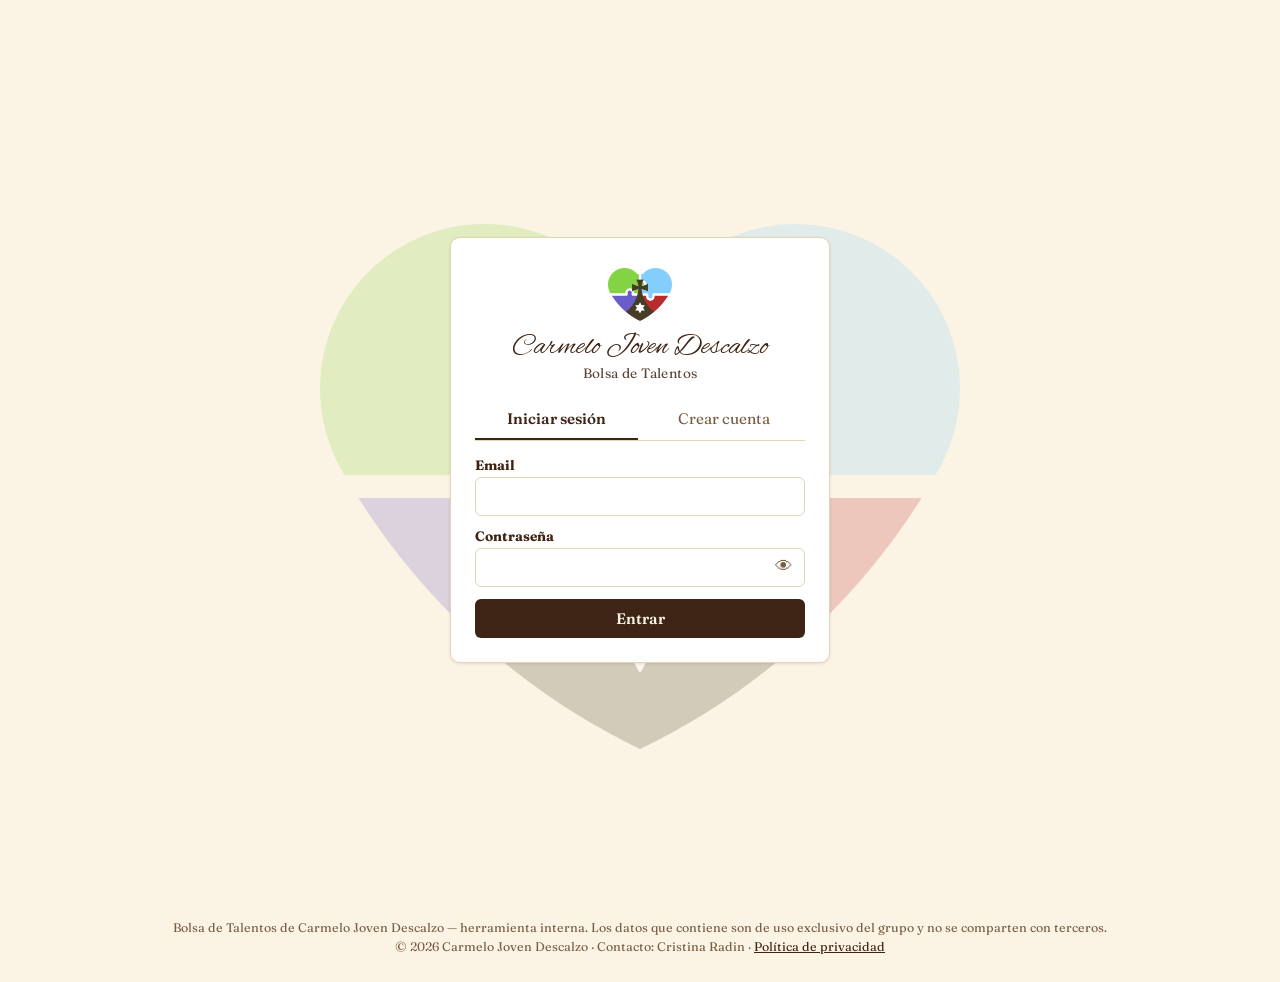
<file: index.html>
<!doctype html>
<html lang="es">
<head>
  <meta charset="UTF-8" />
  <meta name="viewport" content="width=device-width, initial-scale=1" />
  <!-- Pide a buscadores y rastreadores de IA que no indexen ni usen la página. -->
  <meta name="robots" content="noindex, nofollow, noarchive, noimageindex, noai, noimageai" />
  <title>Bolsa de Talentos · Carmelo Joven Descalzo</title>
  <link rel="preconnect" href="https://fonts.googleapis.com" />
  <link rel="preconnect" href="https://fonts.gstatic.com" crossorigin />
  <link
    href="https://fonts.googleapis.com/css2?family=Alex+Brush&family=Fraunces:ital,opsz,wght@0,9..144,400;0,9..144,600;0,9..144,700;1,9..144,500&display=swap"
    rel="stylesheet"
  />
  <link rel="stylesheet" href="css/style.css?v=20260923-1" />
</head>
<body>
  <div class="logo-watermark" aria-hidden="true">
    <img src="assets/logo.png" alt="" onerror="this.parentElement.style.display='none'" />
  </div>

  <div class="center-screen">
    <div class="card auth-card">
      <div class="brand-lockup">
        <img class="brand-logo" src="assets/logo.png" alt="" onerror="this.style.display='none'" />
        <div>
          <h1 class="brand-title">Carmelo Joven Descalzo</h1>
          <p class="brand-subtitle">Bolsa de Talentos</p>
        </div>
      </div>

      <div class="tabs">
        <button type="button" class="tab-btn active" id="tab-login-btn">Iniciar sesión</button>
        <button type="button" class="tab-btn" id="tab-signup-btn">Crear cuenta</button>
      </div>

      <form id="login-form">
        <div>
          <label for="login-email">Email</label>
          <input type="email" id="login-email" required autocomplete="email" />
        </div>
        <div>
          <label for="login-password">Contraseña</label>
          <div class="password-field">
            <input type="password" id="login-password" required autocomplete="current-password" />
            <button type="button" class="toggle-password" aria-label="Mostrar contraseña" title="Mostrar contraseña">&#128065;</button>
          </div>
        </div>
        <div class="msg" id="login-msg"></div>
        <button type="submit" class="btn" id="login-submit">Entrar</button>
      </form>

      <form id="signup-form" style="display:none">
        <div>
          <label for="signup-email">Email</label>
          <input type="email" id="signup-email" required autocomplete="email" />
        </div>
        <p style="font-size:0.8rem;color:var(--text-muted);margin:-6px 0 0">
          Usa el mismo email con el que apareces en la bolsa de talentos.
        </p>
        <div>
          <label for="signup-password">Contraseña</label>
          <div class="password-field">
            <input type="password" id="signup-password" required minlength="6" autocomplete="new-password" />
            <button type="button" class="toggle-password" aria-label="Mostrar contraseña" title="Mostrar contraseña">&#128065;</button>
          </div>
        </div>
        <div>
          <label for="signup-password2">Repite la contraseña</label>
          <div class="password-field">
            <input type="password" id="signup-password2" required minlength="6" autocomplete="new-password" />
            <button type="button" class="toggle-password" aria-label="Mostrar contraseña" title="Mostrar contraseña">&#128065;</button>
          </div>
        </div>
        <div>
          <label for="signup-group-password">Clave de grupo</label>
          <div class="password-field">
            <input type="password" id="signup-group-password" required autocomplete="off" />
            <button type="button" class="toggle-password" aria-label="Mostrar contraseña" title="Mostrar contraseña">&#128065;</button>
          </div>
        </div>
        <div class="msg" id="signup-msg"></div>
        <button type="submit" class="btn" id="signup-submit">Crear cuenta</button>
      </form>
    </div>
  </div>

  <footer class="site-footer">
    <p>Bolsa de Talentos de Carmelo Joven Descalzo — herramienta interna. Los datos que contiene son de uso exclusivo del grupo y no se comparten con terceros.</p>
    <p>© 2026 Carmelo Joven Descalzo · Contacto: Cristina Radin · <a href="privacidad.html" target="_blank" rel="noopener">Política de privacidad</a></p>
  </footer>

  <script type="module" src="js/login.js?v=20260919-1"></script>
</body>
</html>
</file>
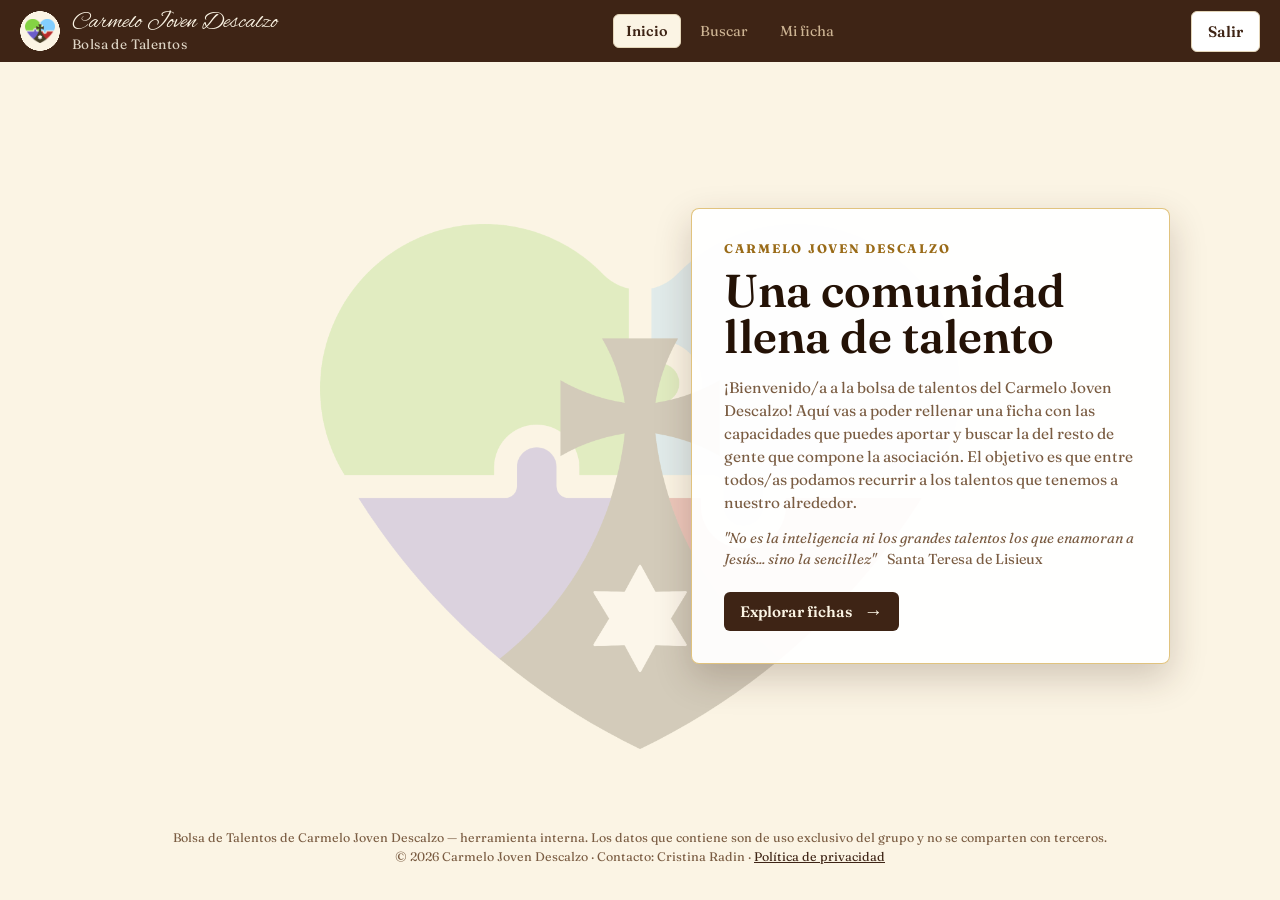
<file: app.html>
<!doctype html>
<html lang="es">
<head>
  <meta charset="UTF-8" />
  <meta name="viewport" content="width=device-width, initial-scale=1" />
  <!-- Pide a buscadores y rastreadores de IA que no indexen ni usen la página. -->
  <meta name="robots" content="noindex, nofollow, noarchive, noimageindex, noai, noimageai" />
  <title>Bolsa de Talentos · Carmelo Joven Descalzo</title>
  <link rel="preconnect" href="https://fonts.googleapis.com" />
  <link rel="preconnect" href="https://fonts.gstatic.com" crossorigin />
  <link
    href="https://fonts.googleapis.com/css2?family=Alex+Brush&family=Fraunces:ital,opsz,wght@0,9..144,400;0,9..144,600;0,9..144,700;1,9..144,500&display=swap"
    rel="stylesheet"
  />
  <link rel="stylesheet" href="css/style.css?v=20260923-1" />
</head>
<body>
  <div class="logo-watermark" aria-hidden="true">
    <img src="assets/logo.png" alt="" onerror="this.parentElement.style.display='none'" />
  </div>

  <header class="app-header">
    <div
      class="brand-lockup brand-lockup-header"
      id="brand-home-link"
      role="button"
      tabindex="0"
      aria-label="Volver a Inicio"
    >
      <img class="brand-logo" src="assets/logo.png" alt="" onerror="this.style.display='none'" />
      <div>
        <h1 class="brand-title">Carmelo Joven Descalzo</h1>
        <p class="brand-subtitle">Bolsa de Talentos</p>
      </div>
    </div>
    <nav class="main-tabs">
      <button type="button" class="tab-view-btn active" data-view="welcome">Inicio</button>
      <button type="button" class="tab-view-btn" data-view="search">Buscar</button>
      <button type="button" class="tab-view-btn" data-view="profile">Mi ficha</button>
      <button type="button" class="tab-view-btn" id="tab-admin-btn" data-view="admin" hidden>Admin</button>
    </nav>
    <div class="user-box">
      <span id="user-email"></span>
      <button type="button" class="btn secondary" id="logout-btn">Salir</button>
    </div>
  </header>

  <main class="app-main">
    <section class="view" id="view-pending">
      <div class="access-pending">
        <h2>Cuenta pendiente de alta</h2>
        <p>Tu cuenta se ha creado correctamente, pero un administrador todavía tiene que darte de alta en la bolsa de talentos.</p>
        <p>Cuando tu ficha esté creada con este mismo email, podrás acceder a la aplicación.</p>
      </div>
    </section>

    <section class="view active" id="view-welcome">
      <div class="welcome-page">
        <div class="welcome-collage" aria-hidden="true">
          <img class="collage-photo collage-photo-one" data-welcome-image="inicio1.jpg" alt="" hidden />
          <img class="collage-photo collage-photo-two" data-welcome-image="inicio2.jpg" alt="" hidden />
          <img class="collage-photo collage-photo-three" data-welcome-image="inicio3.jpg" alt="" hidden />
          <img class="collage-photo collage-photo-four" data-welcome-image="inicio4.jpg" alt="" hidden />
          <img class="collage-photo collage-photo-five" data-welcome-image="inicio5.jpg" alt="" hidden />
        </div>
        <div class="welcome-copy-box">
          <div class="welcome-copy">
            <p class="welcome-kicker">Carmelo Joven Descalzo</p>
            <h2>Una comunidad llena de talento</h2>
            <p>¡Bienvenido/a a la bolsa de talentos del Carmelo Joven Descalzo! Aquí vas a poder rellenar una ficha con las capacidades que puedes aportar y buscar la del resto de gente que compone la asociación. El objetivo es que entre todos/as podamos recurrir a los talentos que tenemos a nuestro alrededor.</p>
            <p class="welcome-quote"><em>"No es la inteligencia ni los grandes talentos los que enamoran a Jesús... sino la sencillez"</em> <span>Santa Teresa de Lisieux</span></p>
            <button type="button" class="btn welcome-cta" id="welcome-search-btn">Explorar fichas <span aria-hidden="true">→</span></button>
          </div>
        </div>
      </div>
    </section>

    <section class="view" id="view-search">
      <div class="filters" id="search-filters"></div>
      <div class="count-line" id="search-count"></div>
      <div class="results-grid" id="search-results"></div>
    </section>

    <section class="view" id="view-profile">
      <div id="profile-content"></div>
    </section>

    <section class="view" id="view-admin">
      <div id="admin-content"></div>
    </section>
  </main>

  <footer class="site-footer">
    <p>Bolsa de Talentos de Carmelo Joven Descalzo — herramienta interna. Los datos que contiene son de uso exclusivo del grupo y no se comparten con terceros.</p>
    <p>© 2026 Carmelo Joven Descalzo · Contacto: Cristina Radin · <a href="privacidad.html" target="_blank" rel="noopener">Política de privacidad</a></p>
  </footer>

  <script type="module" src="js/app.js?v=20260923-1"></script>
</body>
</html>
</file>
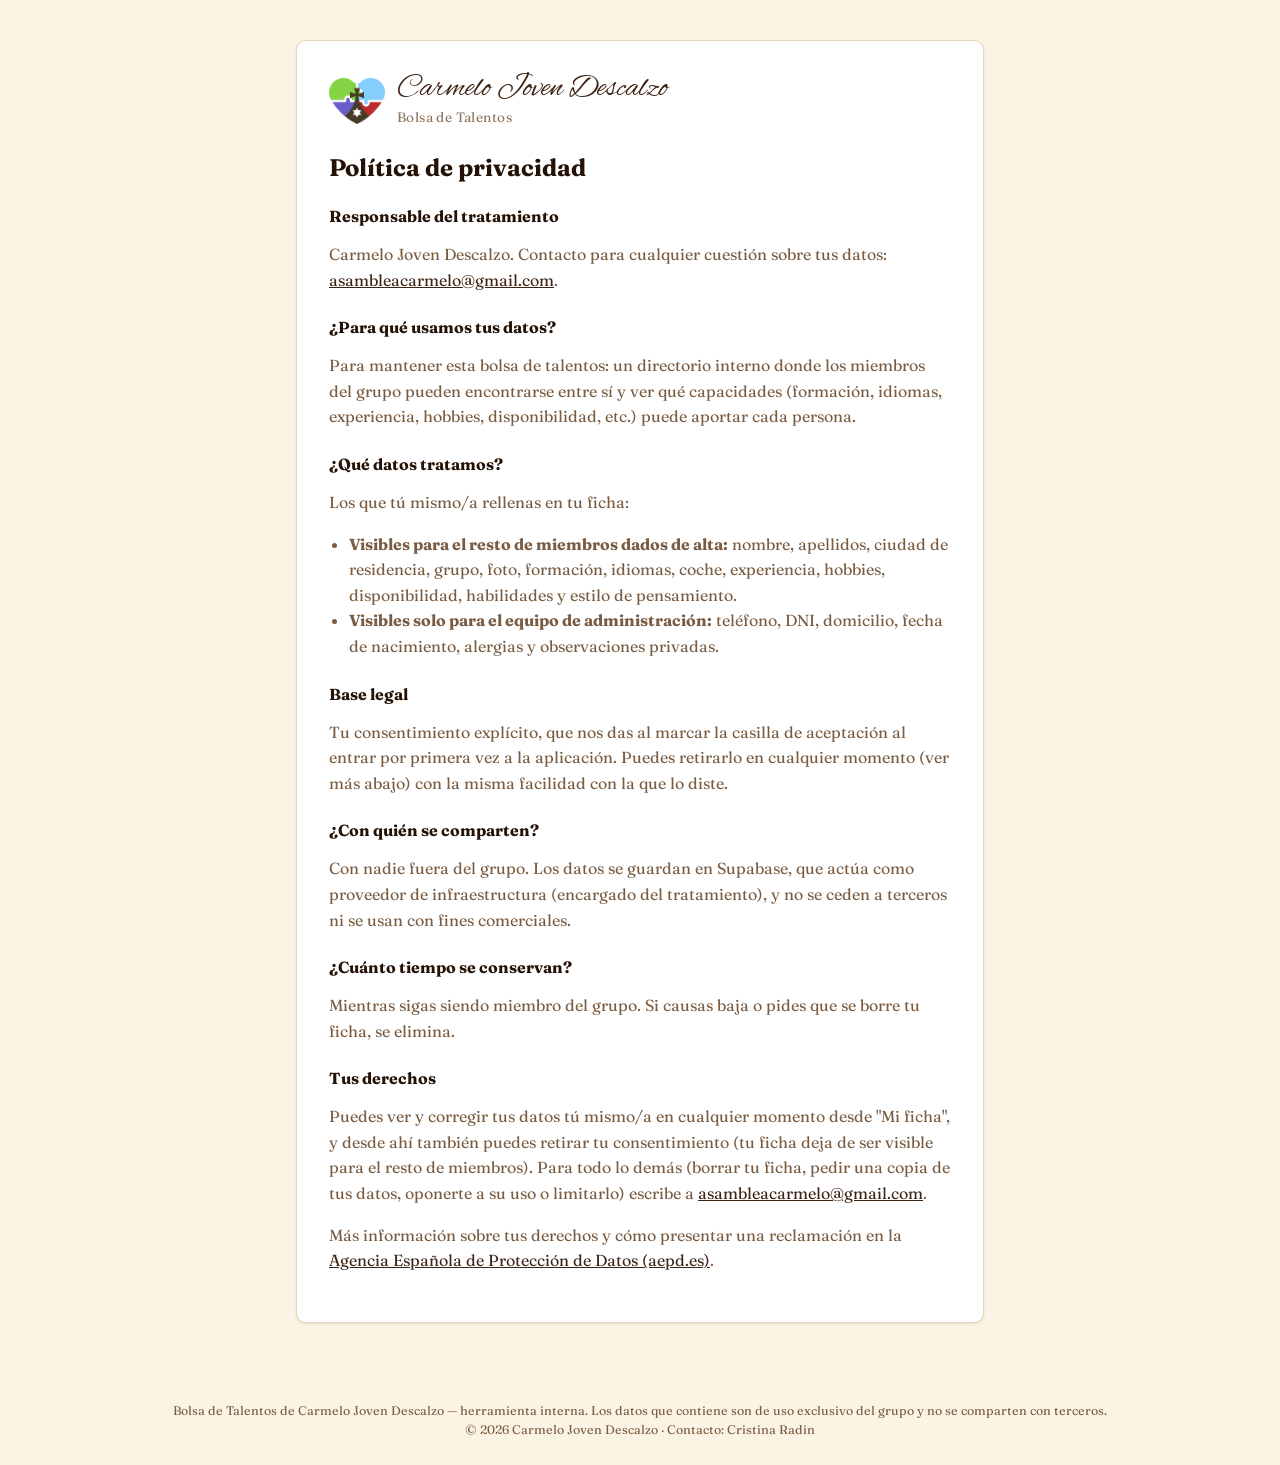
<file: privacidad.html>
<!doctype html>
<html lang="es">
<head>
  <meta charset="UTF-8" />
  <meta name="viewport" content="width=device-width, initial-scale=1" />
  <!-- Pide a buscadores y rastreadores de IA que no indexen ni usen la página. -->
  <meta name="robots" content="noindex, nofollow, noarchive, noimageindex, noai, noimageai" />
  <title>Política de privacidad · Bolsa de Talentos CJD</title>
  <link rel="preconnect" href="https://fonts.googleapis.com" />
  <link rel="preconnect" href="https://fonts.gstatic.com" crossorigin />
  <link
    href="https://fonts.googleapis.com/css2?family=Alex+Brush&family=Fraunces:ital,opsz,wght@0,9..144,400;0,9..144,600;0,9..144,700;1,9..144,500&display=swap"
    rel="stylesheet"
  />
  <link rel="stylesheet" href="css/style.css?v=20260923-1" />
</head>
<body>
  <div class="logo-watermark" aria-hidden="true">
    <img src="assets/logo.png" alt="" onerror="this.parentElement.style.display='none'" />
  </div>

  <div class="policy-wrap">
    <div class="card policy-card">
      <div class="brand-lockup">
        <img class="brand-logo" src="assets/logo.png" alt="" onerror="this.style.display='none'" />
        <div>
          <h1 class="brand-title">Carmelo Joven Descalzo</h1>
          <p class="brand-subtitle">Bolsa de Talentos</p>
        </div>
      </div>

      <h2>Política de privacidad</h2>

      <h3>Responsable del tratamiento</h3>
      <p>Carmelo Joven Descalzo. Contacto para cualquier cuestión sobre tus datos: <a href="mailto:asambleacarmelo@gmail.com">asambleacarmelo@gmail.com</a>.</p>

      <h3>¿Para qué usamos tus datos?</h3>
      <p>
        Para mantener esta bolsa de talentos: un directorio interno donde los miembros del grupo
        pueden encontrarse entre sí y ver qué capacidades (formación, idiomas, experiencia,
        hobbies, disponibilidad, etc.) puede aportar cada persona.
      </p>

      <h3>¿Qué datos tratamos?</h3>
      <p>Los que tú mismo/a rellenas en tu ficha:</p>
      <ul>
        <li>
          <strong>Visibles para el resto de miembros dados de alta:</strong> nombre, apellidos,
          ciudad de residencia, grupo, foto, formación, idiomas, coche, experiencia, hobbies,
          disponibilidad, habilidades y estilo de pensamiento.
        </li>
        <li>
          <strong>Visibles solo para el equipo de administración:</strong> teléfono, DNI,
          domicilio, fecha de nacimiento, alergias y observaciones privadas.
        </li>
      </ul>

      <h3>Base legal</h3>
      <p>
        Tu consentimiento explícito, que nos das al marcar la casilla de aceptación al entrar por
        primera vez a la aplicación. Puedes retirarlo en cualquier momento (ver más abajo) con la
        misma facilidad con la que lo diste.
      </p>

      <h3>¿Con quién se comparten?</h3>
      <p>
        Con nadie fuera del grupo. Los datos se guardan en Supabase, que actúa como proveedor de
        infraestructura (encargado del tratamiento), y no se ceden a terceros ni se usan con fines
        comerciales.
      </p>

      <h3>¿Cuánto tiempo se conservan?</h3>
      <p>
        Mientras sigas siendo miembro del grupo. Si causas baja o pides que se borre tu ficha,
        se elimina.
      </p>

      <h3>Tus derechos</h3>
      <p>
        Puedes ver y corregir tus datos tú mismo/a en cualquier momento desde "Mi ficha", y
        desde ahí también puedes retirar tu consentimiento (tu ficha deja de ser visible para el
        resto de miembros). Para todo lo demás (borrar tu ficha, pedir una copia de tus datos,
        oponerte a su uso o limitarlo) escribe a
        <a href="mailto:asambleacarmelo@gmail.com">asambleacarmelo@gmail.com</a>.
      </p>
      <p>
        Más información sobre tus derechos y cómo presentar una reclamación en la
        <a href="https://www.aepd.es" target="_blank" rel="noopener">Agencia Española de
        Protección de Datos (aepd.es)</a>.
      </p>

    </div>
  </div>

  <footer class="site-footer">
    <p>Bolsa de Talentos de Carmelo Joven Descalzo — herramienta interna. Los datos que contiene son de uso exclusivo del grupo y no se comparten con terceros.</p>
    <p>© 2026 Carmelo Joven Descalzo · Contacto: Cristina Radin</p>
  </footer>
</body>
</html>
</file>
<file: css/style.css>
:root {
  --bg: #fbf4e4;
  --surface: #ffffff;
  --border: #e3d5b8;
  --card-border: #8f6546;
  --consecrated-gold-dark: #9a6b18;
  --consecrated-gold: #d4aa48;
  --consecrated-gold-light: #ecd27f;
  --consecrated-shadow: 0 4px 14px rgba(154, 107, 24, 0.24), 0 1px 3px rgba(62, 36, 21, 0.12);
  --text: #3e2415;
  --text-muted: #7a5c42;
  --heading: #241206;
  --primary: #3e2415;
  --primary-hover: #4e2e1b;
  --header-bg: #3e2415;
  --header-bg-alt: #4e2e1b;
  --header-text: #fbf4e4;
  --header-text-muted: #cdb493;
  --danger: #b3261e;
  --danger-bg: #fdecea;
  --ok: #256029;
  --ok-bg: #e8f5e9;
  --radius: 10px;
  --shadow: 0 1px 3px rgba(62, 36, 21, 0.12);
  --font-body: "Fraunces", Georgia, "Times New Roman", serif;
  --font-brand: "Alex Brush", cursive;
}

* { box-sizing: border-box; }

body {
  margin: 0;
  font-family: var(--font-body);
  background: var(--bg);
  color: var(--text);
  position: relative;
}

a { color: var(--primary); }

/* --- Marca: logo + nombre --- */

.brand-lockup {
  display: flex;
  align-items: center;
  gap: 12px;
  margin-bottom: 18px;
}

.brand-logo {
  width: 56px;
  height: 56px;
  object-fit: contain;
  flex-shrink: 0;
}

.brand-title {
  font-family: var(--font-brand);
  font-size: 2rem;
  line-height: 1;
  margin: 0;
  color: inherit;
  font-weight: 400;
}

.brand-subtitle {
  font-family: var(--font-body);
  font-size: 0.85rem;
  letter-spacing: 0.03em;
  margin: 2px 0 0;
  color: inherit;
  opacity: 0.85;
}

.logo-watermark {
  position: fixed;
  inset: 0;
  display: flex;
  align-items: center;
  justify-content: center;
  pointer-events: none;
  z-index: 0;
  overflow: hidden;
}

.logo-watermark img {
  /* El tope en vh evita que en pantallas bajas la punta del corazón se
     salga por abajo (el logo no trae margen transparente). */
  width: min(60vw, 640px, 85vh);
  opacity: 0.22;
  transform: translateY(4vh);
}

.center-screen {
  min-height: 100vh;
  display: flex;
  align-items: center;
  justify-content: center;
  padding: 16px;
  position: relative;
  z-index: 1;
}

.card {
  background: var(--surface);
  border: 1px solid var(--border);
  border-radius: var(--radius);
  box-shadow: var(--shadow);
  padding: 24px;
}

.auth-card {
  width: 100%;
  max-width: 380px;
}

.auth-card .brand-lockup {
  color: var(--text);
  flex-direction: column;
  align-items: center;
  text-align: center;
  gap: 6px;
}

.auth-card .brand-logo { width: 64px; height: 64px; }

.auth-card .brand-title {
  white-space: nowrap;
  font-size: clamp(1.25rem, 8vw, 1.9rem);
}

.tabs {
  display: flex;
  gap: 4px;
  margin-bottom: 16px;
  border-bottom: 1px solid var(--border);
}

.tab-btn {
  flex: 1;
  background: none;
  border: none;
  padding: 10px 8px;
  font-size: 0.95rem;
  cursor: pointer;
  color: var(--text-muted);
  border-bottom: 2px solid transparent;
  font-family: inherit;
}

.tab-btn.active {
  color: var(--primary);
  border-bottom-color: var(--primary);
  font-weight: 600;
}

form { display: flex; flex-direction: column; gap: 12px; }

label {
  font-size: 0.85rem;
  font-weight: 700;
  color: var(--text);
  display: block;
  margin-bottom: 4px;
}

input, select, textarea {
  width: 100%;
  padding: 9px 10px;
  border: 1px solid var(--border);
  border-radius: 6px;
  font-size: 0.95rem;
  font-family: inherit;
  background: var(--surface);
  color: var(--text);
}

/* macOS (Safari y Chrome) dibuja <select> con su propio "chrome" nativo,
   que le da una altura/padding distintos a los de un <input> de texto
   aunque compartan el mismo CSS. appearance:none lo quita y dibujamos
   nosotros la flechita, para que todos los campos midan igual. */
select {
  appearance: none;
  -webkit-appearance: none;
  -moz-appearance: none;
  padding-right: 30px;
  background-image: url("data:image/svg+xml,%3Csvg xmlns='http://www.w3.org/2000/svg' viewBox='0 0 20 20' fill='none' stroke='%237a5c42' stroke-width='2' stroke-linecap='round' stroke-linejoin='round'%3E%3Cpath d='M5 8l5 5 5-5'/%3E%3C/svg%3E");
  background-repeat: no-repeat;
  background-position: right 8px center;
  background-size: 16px;
}

.password-field { position: relative; }

.password-field input { padding-right: 42px; }

.toggle-password {
  position: absolute;
  top: 50%;
  right: 8px;
  transform: translateY(-50%);
  border: none;
  background: transparent;
  color: var(--text-muted);
  padding: 4px;
  line-height: 1;
  font-size: 1.1rem;
  cursor: pointer;
}

.toggle-password:hover { color: var(--text); }

textarea { resize: vertical; min-height: 60px; }

button.btn {
  cursor: pointer;
  border: none;
  border-radius: 6px;
  padding: 10px 16px;
  font-size: 0.95rem;
  font-weight: 600;
  background: var(--primary);
  color: var(--bg);
  font-family: inherit;
}

button.btn:hover { background: var(--primary-hover); }

button.btn.secondary {
  background: var(--surface);
  color: var(--text);
  border: 1px solid var(--border);
}

button.btn:disabled { opacity: 0.6; cursor: not-allowed; }

.msg {
  font-size: 0.85rem;
  padding: 8px 10px;
  border-radius: 6px;
  display: none;
}

.msg.show { display: block; margin: 12px 0; }
.msg.error { background: var(--danger-bg); color: var(--danger); }
.msg.ok { background: var(--ok-bg); color: var(--ok); }

/* --- App shell --- */

header.app-header {
  display: flex;
  align-items: center;
  justify-content: space-between;
  gap: 16px;
  flex-wrap: wrap;
  background: var(--header-bg);
  padding: 10px 20px;
  position: sticky;
  top: 0;
  z-index: 10;
}

header.app-header .brand-lockup {
  margin-bottom: 0;
  color: var(--header-text);
  cursor: pointer;
}

header.app-header .brand-title { font-size: 1.5rem; }

header.app-header .brand-logo {
  width: 40px;
  height: 40px;
  /* Círculo pintado como fondo y no con border-radius: este recorta la
     imagen a un círculo interior más pequeño y cortaba los lóbulos del
     corazón, que llega hasta el borde del PNG. */
  background: radial-gradient(circle closest-side, var(--bg) 98%, transparent 100%);
  padding: 5px;
}

nav.main-tabs {
  display: flex;
  gap: 6px;
  flex-wrap: wrap;
}

nav.main-tabs button {
  background: none;
  border: 1px solid transparent;
  padding: 7px 12px;
  border-radius: 6px;
  cursor: pointer;
  font-size: 0.9rem;
  font-family: inherit;
  color: var(--header-text-muted);
}

nav.main-tabs button.active {
  background: var(--bg);
  color: var(--text);
  font-weight: 600;
  border-color: var(--border);
}

.user-box {
  display: flex;
  align-items: center;
  gap: 10px;
  font-size: 0.85rem;
  color: var(--header-text-muted);
}

main.app-main {
  max-width: 1100px;
  margin: 0 auto;
  padding: 20px;
  position: relative;
  z-index: 1;
}

main.app-main:has(#view-welcome.active) { padding-top: 0; padding-bottom: 0; }

section.view { display: none; }
section.view.active { display: block; }

.access-pending {
  max-width: 620px;
  margin: 12vh auto;
  padding: 32px;
  background: var(--surface);
  border: 1px solid var(--border);
  border-radius: var(--radius);
  box-shadow: var(--shadow);
  text-align: center;
}

.access-pending h2 { margin-top: 0; color: var(--heading); }
.access-pending p { color: var(--text-muted); line-height: 1.6; }

.policy-wrap {
  max-width: 720px;
  margin: 0 auto;
  padding: 40px 16px 60px;
  position: relative;
  z-index: 1;
}

.policy-card { padding: 32px; }
.policy-card .brand-lockup { margin-bottom: 24px; }
.policy-card h2 { color: var(--heading); margin-top: 0; }
.policy-card h3 { color: var(--heading); font-size: 1rem; margin: 24px 0 6px; }
.policy-card p, .policy-card li { color: var(--text-muted); line-height: 1.6; }
.policy-card ul { padding-left: 20px; margin: 6px 0; }
.policy-back { margin-top: 28px; }

.welcome-page {
  min-height: max(calc(100svh - 152px), 540px);
  display: grid;
  grid-template-columns: minmax(0, 1.05fr) minmax(320px, 0.95fr);
  align-items: center;
  gap: clamp(20px, 4vw, 56px);
  position: relative;
  padding: 0;
}

.welcome-collage {
  position: relative;
  min-height: 470px;
}

.collage-photo {
  position: absolute;
  width: clamp(150px, 22vw, 330px);
  height: clamp(140px, 22vh, 250px);
  object-fit: cover;
  border: 8px solid var(--surface);
  box-shadow: 0 12px 28px rgba(62, 36, 21, 0.2);
  filter: saturate(0.85);
  transition: scale 180ms ease, box-shadow 180ms ease, filter 180ms ease;
}

.collage-photo[hidden] { display: none; }

.collage-photo:hover {
  scale: 1.16;
  z-index: 3;
  box-shadow: 0 18px 34px rgba(62, 36, 21, 0.3);
  filter: saturate(1);
}

.collage-photo-one { top: 1%; left: 2%; width: 46%; height: 38%; transform: rotate(-8deg); }
.collage-photo-two { top: 5%; right: 1%; width: 38%; height: 42%; transform: rotate(7deg); }
.collage-photo-three { bottom: 3%; left: 1%; width: 47%; height: 32%; transform: rotate(6deg); }
.collage-photo-four { right: 2%; bottom: 1%; width: 43%; height: 36%; transform: rotate(-7deg); }
.collage-photo-five { top: 31%; left: 20%; z-index: 2; width: 61%; height: 34%; transform: rotate(-2deg); }

.welcome-copy-box {
  position: relative;
  z-index: 1;
  width: min(100%, 560px);
  padding: clamp(22px, 3vw, 32px);
  background: rgba(255, 255, 255, 0.94);
  border: 1px solid rgba(212, 170, 72, 0.7);
  border-radius: 8px;
  box-shadow: 0 14px 36px rgba(62, 36, 21, 0.22);
  text-align: left;
}

.welcome-copy { max-width: 580px; margin: 0 auto; }

.welcome-kicker {
  margin: 0 0 12px;
  color: var(--consecrated-gold-dark);
  font-size: 0.78rem;
  font-weight: 700;
  letter-spacing: 0.14em;
  text-transform: uppercase;
}

.welcome-copy h2 {
  margin: 0 0 16px;
  color: var(--heading);
  font-size: clamp(2rem, 3.6vw, 3.25rem);
  line-height: 1;
  font-weight: 600;
}

.welcome-copy > p:not(.welcome-kicker) {
  max-width: 570px;
  margin: 0 0 22px;
  color: var(--text-muted);
  font-size: 0.96rem;
  line-height: 1.5;
}

.welcome-quote {
  color: var(--text);
  font-size: 0.9rem !important;
  line-height: 1.45 !important;
  margin: -8px 0 22px !important;
}

.welcome-quote span { margin-left: 8px; }

.welcome-cta { display: inline-flex; align-items: center; gap: 12px; }
.welcome-cta span { font-size: 1.2rem; line-height: 1; }

@media (max-width: 720px) {
  .welcome-page { min-height: 520px; display: block; }
  .welcome-collage { min-height: 280px; }
  .collage-photo { border-width: 5px; }
  .collage-photo-one { top: 1%; left: -7%; width: 45%; height: 38%; }
  .collage-photo-two { top: 5%; right: -8%; width: 38%; height: 42%; }
  .collage-photo-three { bottom: 3%; left: -7%; width: 47%; height: 32%; }
  .collage-photo-four { right: -7%; bottom: 1%; width: 43%; height: 36%; }
  .collage-photo-five { top: 31%; left: 16%; width: 68%; height: 32%; }
  .welcome-copy-box { width: min(88%, 520px); margin: -18px auto 0; padding: 24px 20px; text-align: center; }
  .welcome-copy h2 { font-size: 2.25rem; }
  .welcome-copy > p:not(.welcome-kicker) { font-size: 0.92rem; line-height: 1.5; }
}

.filters {
  display: grid;
  grid-template-columns: repeat(auto-fit, minmax(160px, 1fr));
  gap: 12px;
  margin-bottom: 18px;
}

.filters .field label { margin-bottom: 4px; }

.checkbox-row {
  display: flex;
  flex-wrap: wrap;
  gap: 10px;
}

.checkbox-row label {
  display: flex;
  align-items: center;
  gap: 5px;
  font-weight: 500;
  color: var(--text);
  font-size: 0.85rem;
}

.checkbox-row input { width: auto; }

.results-grid {
  display: grid;
  grid-template-columns: repeat(auto-fill, minmax(260px, 1fr));
  gap: 14px;
}

.member-card {
  position: relative;
  background: var(--surface);
  border: 1px solid var(--card-border);
  border-radius: var(--radius);
  padding: 16px;
  box-shadow: var(--shadow);
  cursor: pointer;
}

.member-card.consecrated-card {
  border: 4px solid transparent;
  background:
    linear-gradient(var(--surface), var(--surface)) padding-box,
    linear-gradient(135deg, var(--consecrated-gold-dark), var(--consecrated-gold-light) 28%, var(--consecrated-gold) 52%, var(--consecrated-gold-dark)) border-box;
  box-shadow: 0 0 0 1px rgba(212, 170, 72, 0.42), 0 5px 18px rgba(154, 107, 24, 0.3);
}

.member-card h3 { margin: 0 0 12px; font-size: 1.12rem; padding-right: 88px; }

.member-photo {
  position: absolute;
  top: 12px;
  right: 12px;
  width: 78px;
  height: 78px;
  border-radius: 50%;
  object-fit: cover;
  border: 2px solid var(--border);
  cursor: zoom-in;
}

.detail-photo {
  width: 96px;
  height: 96px;
  border-radius: 50%;
  object-fit: cover;
  border: 2px solid var(--border);
  cursor: zoom-in;
  float: right;
  margin: 0 0 8px 12px;
}

.photo-upload-row {
  display: flex;
  align-items: center;
  gap: 12px;
  flex-wrap: wrap;
}

.photo-label-row {
  display: flex;
  align-items: baseline;
  gap: 8px;
  flex-wrap: wrap;
}

.photo-label-row label { margin-bottom: 4px; }

.photo-hint {
  color: var(--consecrated-gold-dark);
  font-size: 0.82rem;
  font-weight: 600;
}

.photo-preview {
  width: 72px;
  height: 72px;
  border-radius: 50%;
  object-fit: cover;
  border: 1px solid var(--border);
}

dialog.lightbox {
  border: none;
  background: transparent;
  padding: 0;
  max-width: 92vw;
  max-height: 92vh;
}

dialog.lightbox::backdrop { background: rgba(62, 36, 21, 0.75); }

dialog.lightbox img {
  display: block;
  max-width: 92vw;
  max-height: 92vh;
  border-radius: 8px;
  cursor: zoom-out;
}

.member-card .meta {
  font-size: 0.82rem;
  color: var(--text-muted);
  margin-bottom: 8px;
  padding-right: 56px;
}

.card-section { margin-top: 10px; }

.card-section p {
  margin: 0;
  font-size: 0.88rem;
}

.card-label {
  display: block;
  font-size: 0.9rem;
  font-weight: 700;
  text-transform: uppercase;
  letter-spacing: 0.04em;
  color: var(--text);
  margin-bottom: 4px;
}

.tag-list {
  display: flex;
  flex-wrap: wrap;
  gap: 6px;
  margin: 6px 0;
}

.tag {
  background: var(--bg);
  border: 1px solid var(--border);
  border-radius: 999px;
  padding: 3px 10px;
  font-size: 0.78rem;
}

.tag.tag-outline {
  background: transparent;
  color: var(--text-muted);
}

.tag button {
  background: none;
  border: none;
  cursor: pointer;
  color: var(--text-muted);
  font-size: 0.9rem;
  margin-left: 4px;
  padding: 0;
}

.tag-input-row {
  display: flex;
  gap: 8px;
  flex-wrap: wrap;
}

.tag-input-row input { flex: 1; min-width: 120px; }

.tag-input-row select {
  flex: 1 1 140px;
  min-width: 0;
  max-width: 180px;
}

.form-grid {
  display: grid;
  grid-template-columns: repeat(auto-fit, minmax(220px, 1fr));
  gap: 14px;
}

.form-grid .full { grid-column: 1 / -1; }

fieldset {
  border: 1px solid var(--border);
  border-radius: var(--radius);
  padding: 14px 16px;
  margin: 0 0 16px;
}

fieldset legend {
  font-weight: 700;
  padding: 0 6px;
  color: var(--heading);
}

fieldset.sensitive legend { color: var(--danger); }

.form-grid p { margin: 0; }

.form-hint {
  font-size: 0.85rem;
  color: var(--text-muted);
  background: var(--bg);
  border: 1px solid var(--border);
  border-radius: 8px;
  padding: 10px 12px;
  margin: 0 0 14px;
}

.hint-important {
  color: var(--danger);
}

.hint-important-icon {
  font-size: 1.05rem;
  margin-right: 5px;
}

.field-hint {
  font-size: 0.8rem;
  color: var(--text-muted);
  margin: -2px 0 6px;
}

.table-wrap { overflow-x: auto; }

.table-scroll-top {
  overflow-x: auto;
  overflow-y: hidden;
}
.table-scroll-top[hidden] { display: none; }
.table-scroll-top > div { height: 1px; }

table.admin-table {
  border-collapse: collapse;
  width: 100%;
  font-size: 0.85rem;
  background: var(--surface);
}

table.admin-table th, table.admin-table td {
  border: 1px solid var(--border);
  padding: 6px 8px;
  text-align: left;
  white-space: nowrap;
}

table.admin-table th { background: var(--bg); position: sticky; top: 0; }

table.admin-table td.sensitive { background: var(--danger-bg); }

.admin-name-link {
  background: none;
  border: none;
  padding: 0;
  cursor: pointer;
  color: var(--primary);
  font-weight: 600;
  font-size: inherit;
  font-family: inherit;
  text-decoration: underline;
}

.admin-sort-btn {
  background: none;
  border: none;
  padding: 0;
  cursor: pointer;
  color: inherit;
  font-weight: inherit;
  font-size: inherit;
  font-family: inherit;
  white-space: nowrap;
}

.link-btn {
  background: none;
  border: none;
  padding: 0;
  cursor: pointer;
  color: var(--text-muted);
  font-size: inherit;
  font-family: inherit;
  text-decoration: underline;
}

.link-btn:hover { color: var(--primary); }

.admin-sort-btn:hover { color: var(--primary); }
.admin-sort-btn .sort-arrow { color: var(--text-muted); margin-left: 2px; }
.admin-sort-btn.active .sort-arrow { color: var(--primary); }

dialog.consent-dialog {
  border: none;
  border-radius: var(--radius);
  box-shadow: var(--shadow);
  padding: 28px;
  max-width: 480px;
  width: 92%;
  font-family: var(--font-body);
  color: var(--text);
}

dialog.consent-dialog::backdrop { background: rgba(62, 36, 21, 0.6); }

dialog.consent-dialog h2 { margin-top: 0; color: var(--heading); }

dialog.consent-dialog p { color: var(--text-muted); line-height: 1.6; }

.consent-checkbox {
  display: flex;
  align-items: flex-start;
  gap: 8px;
  font-weight: 500;
  margin: 16px 0;
  cursor: pointer;
}

.consent-checkbox input { width: auto; margin-top: 3px; }

dialog.member-dialog {
  border: none;
  border-radius: var(--radius);
  box-shadow: var(--shadow);
  padding: 20px;
  max-width: 640px;
  width: 92%;
  font-family: var(--font-body);
  color: var(--text);
}

dialog.member-dialog::backdrop {
  background: rgba(62, 36, 21, 0.45);
}

.member-dialog-close {
  float: right;
}

.member-dialog-body {
  clear: both;
  padding-top: 8px;
}

.admin-edit-btn,
.admin-back-btn { margin-bottom: 16px; }

.empty-state {
  color: var(--text-muted);
  font-style: italic;
  padding: 20px 0;
}

.count-line {
  color: var(--text-muted);
  font-size: 0.85rem;
  margin-bottom: 10px;
}

.site-footer {
  text-align: center;
  padding: 20px 16px 28px;
  font-size: 0.78rem;
  color: var(--text-muted);
  position: relative;
  z-index: 1;
}

.site-footer p { margin: 0; }
.site-footer p + p { margin-top: 4px; }
</file>
